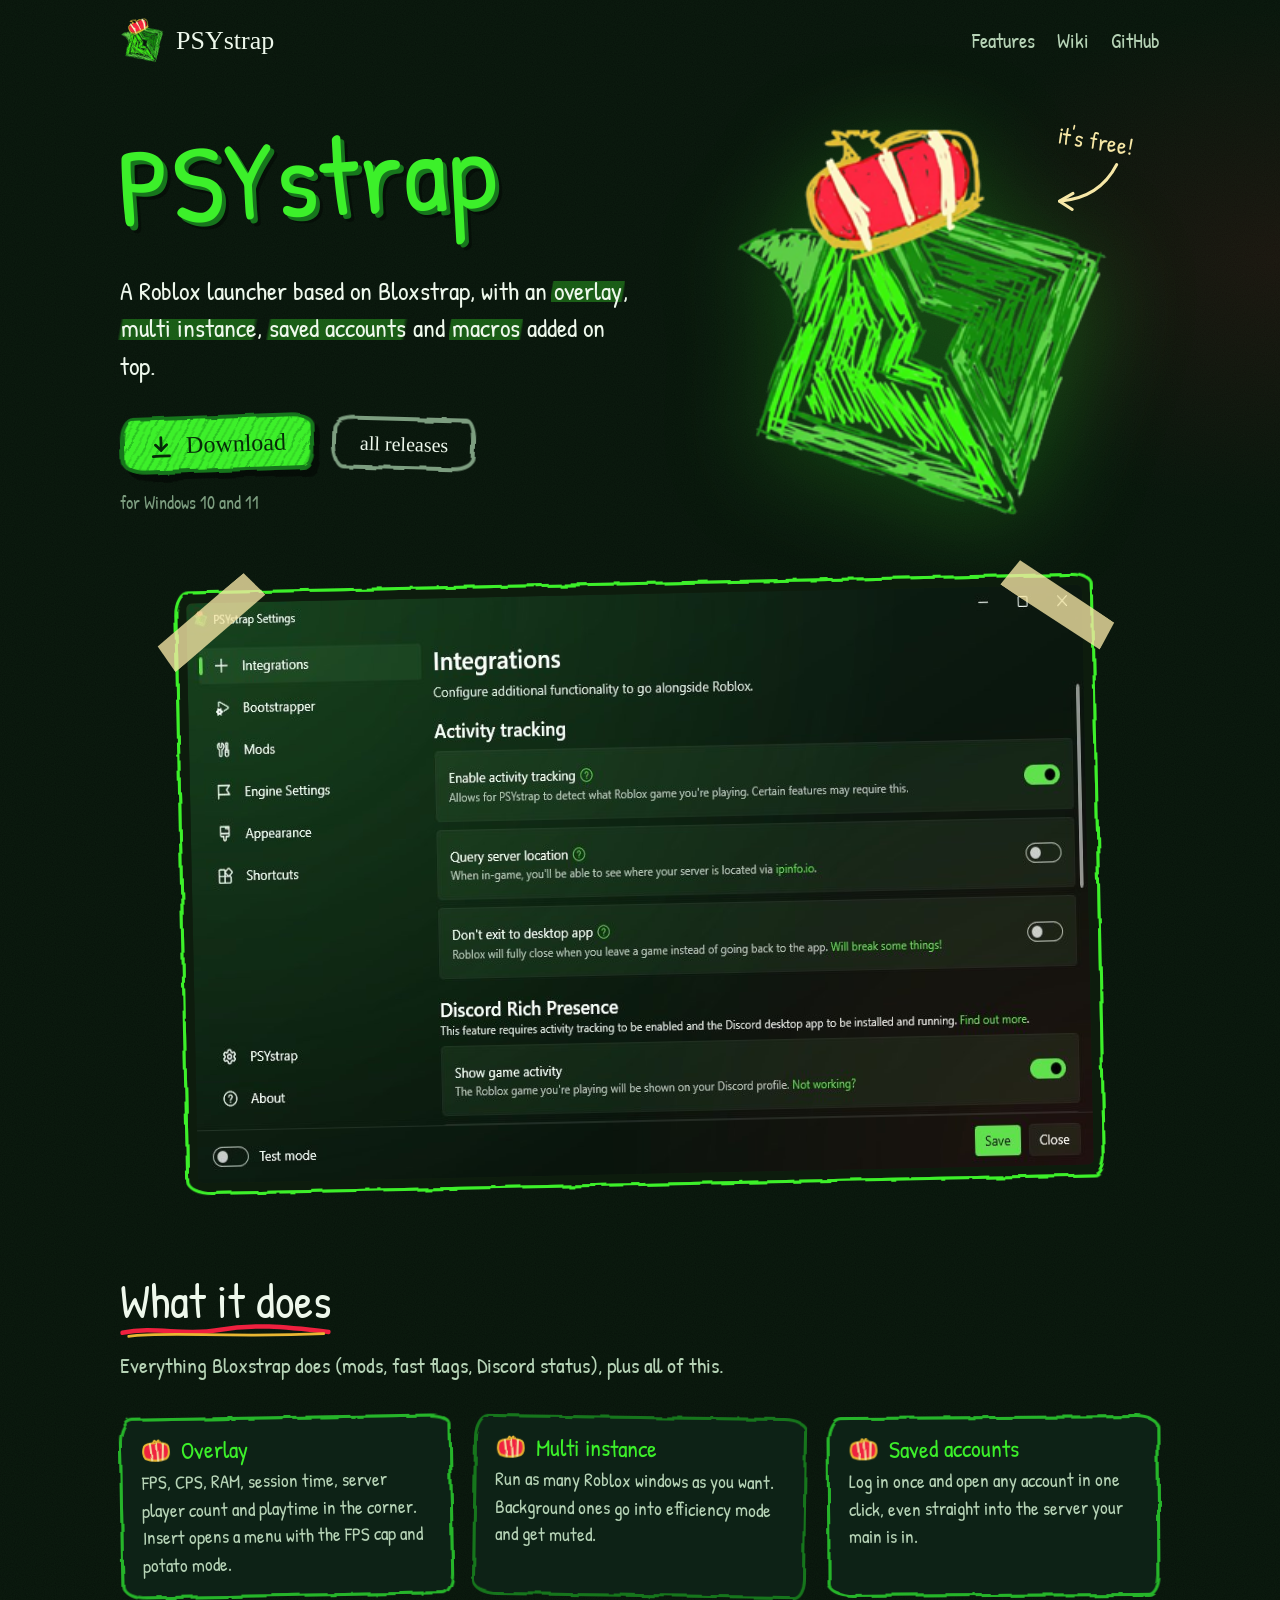
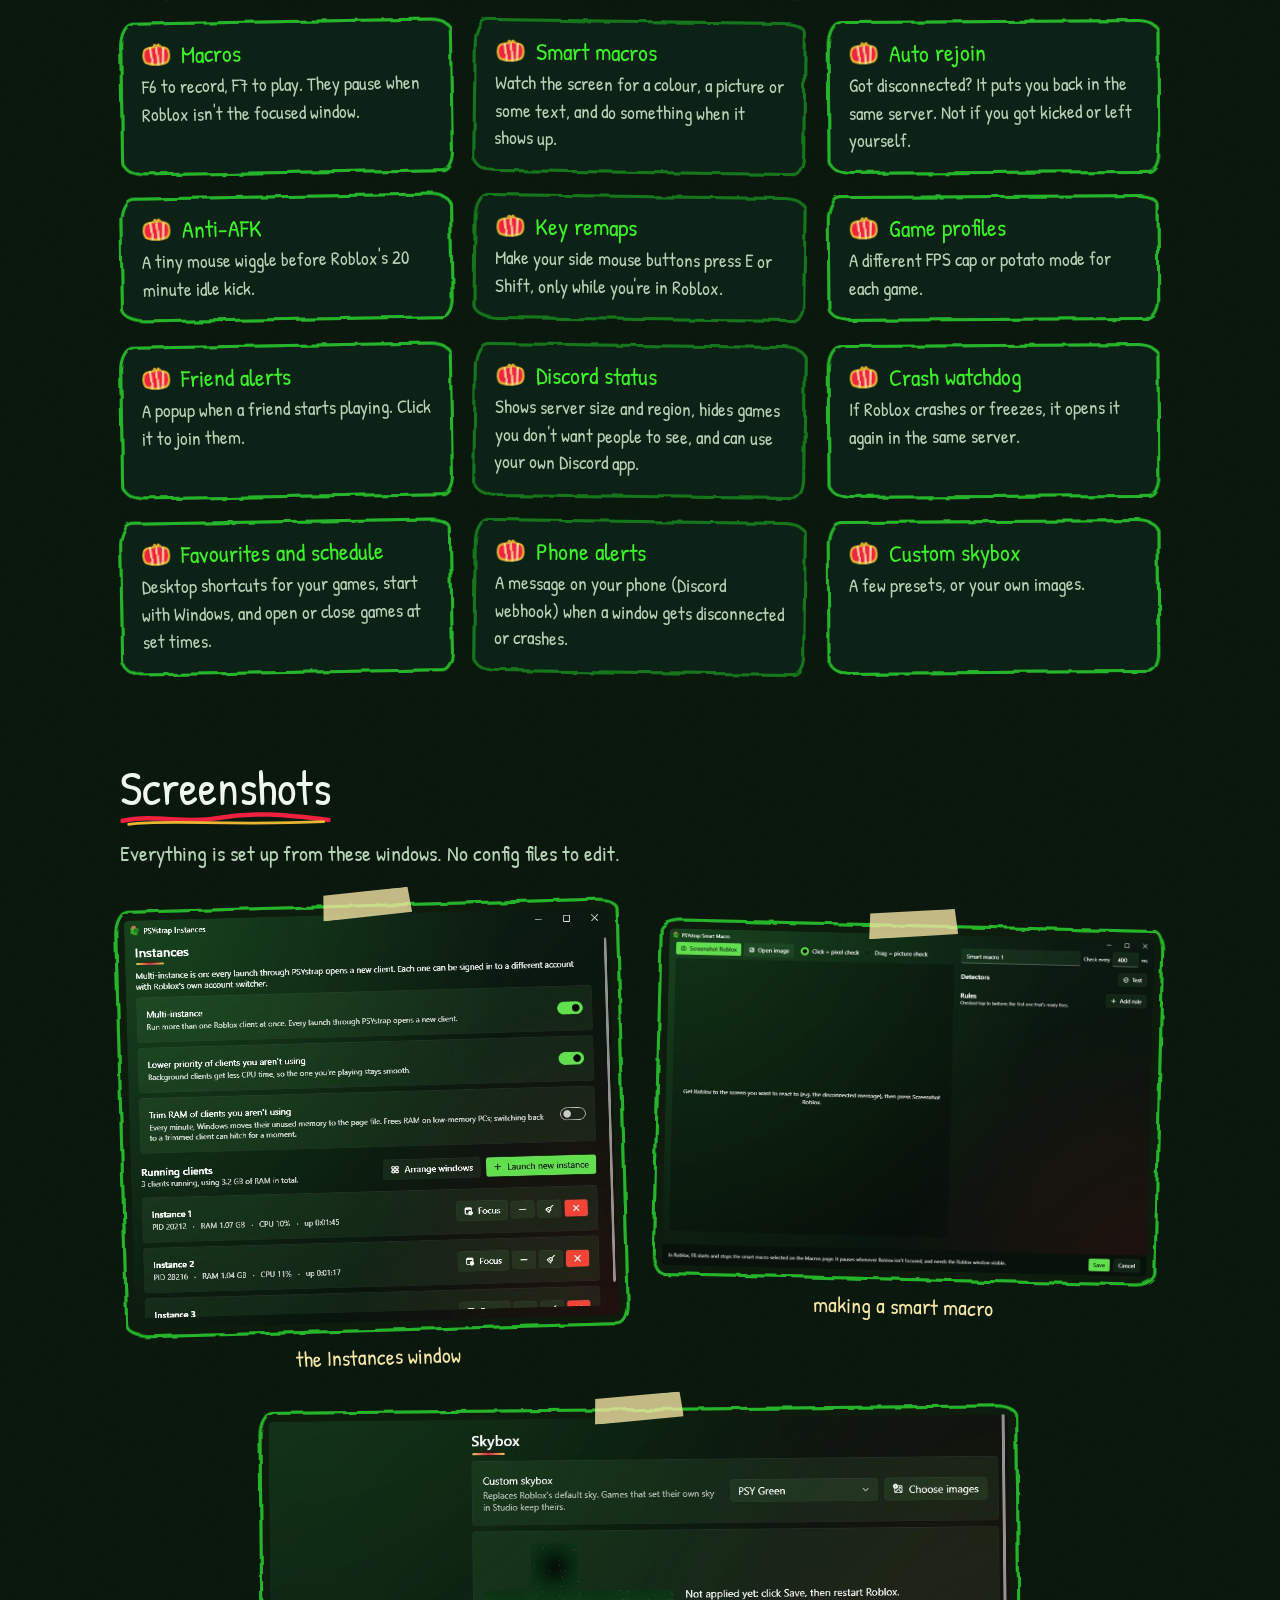
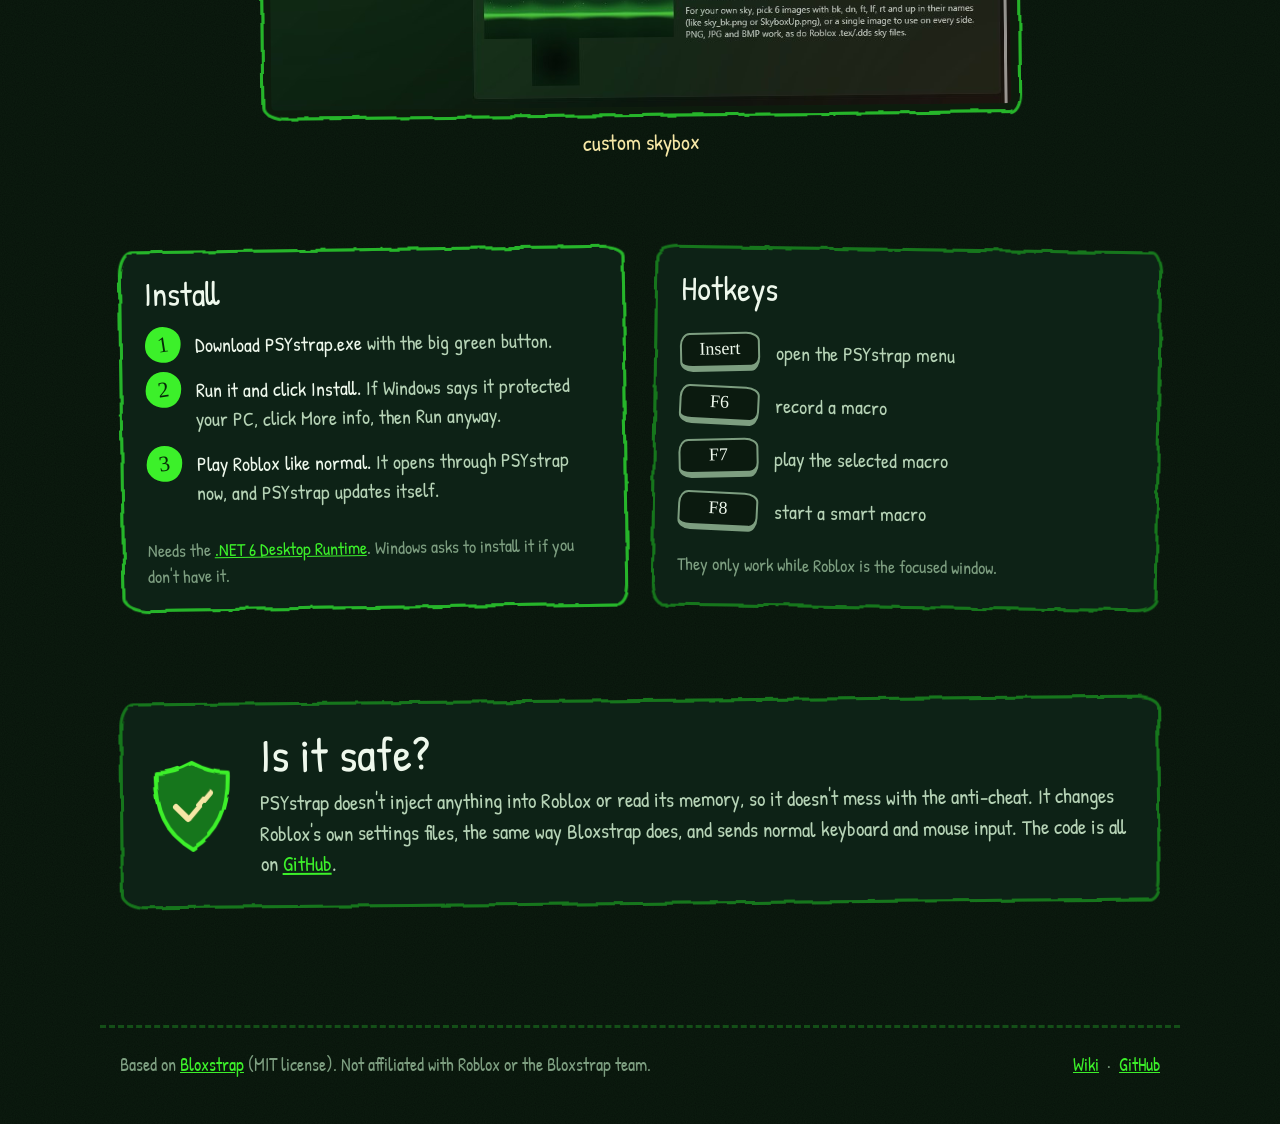
<file: site/index.html>
<!doctype html>
<html lang="en">
<head>
<meta charset="utf-8">
<meta name="viewport" content="width=device-width, initial-scale=1">
<title>PSYstrap</title>
<meta name="description" content="A Roblox launcher based on Bloxstrap, with an overlay, multi instance, saved accounts and macros added on top.">
<meta property="og:title" content="PSYstrap">
<meta property="og:description" content="A Roblox launcher based on Bloxstrap, with an overlay, multi instance, saved accounts and macros added on top.">
<meta property="og:image" content="assets/logo.png">
<meta name="theme-color" content="#07120a">
<link rel="icon" href="assets/favicon.ico">
<link rel="preconnect" href="https://fonts.googleapis.com">
<link rel="preconnect" href="https://fonts.gstatic.com" crossorigin>
<link href="https://fonts.googleapis.com/css2?family=Permanent+Marker&family=Patrick+Hand&display=swap" rel="stylesheet">
<style>
  /* colours picked off the logo */
  :root {
    --bg: #07120a;
    --bg-2: #0b1a0f;
    --paper: #0f2214;
    --g1: #3cf02a;   /* bright marker green */
    --g2: #27b52b;   /* middle green */
    --g3: #17761d;   /* dark green */
    --red: #f0203f;
    --gold: #e9b632;
    --cream: #f6e7a6;
    --ink: #eef8ec;
    --ink-2: #b6d3b6;
    --ink-3: #7d9e80;
    --wrap: 1080px;
  }

  * { box-sizing: border-box; }
  html { scroll-behavior: smooth; }
  body {
    margin: 0;
    color: var(--ink);
    font: 20px/1.45 "Patrick Hand", "Comic Sans MS", system-ui, sans-serif;
    background-color: var(--bg);
    background-image:
      radial-gradient(800px 480px at 12% -8%, rgba(60, 240, 42, .14), transparent 60%),
      radial-gradient(600px 420px at 100% 6%, rgba(240, 32, 63, .08), transparent 60%),
      url("data:image/svg+xml,%3Csvg xmlns='http://www.w3.org/2000/svg' width='160' height='160'%3E%3Cfilter id='n'%3E%3CfeTurbulence type='fractalNoise' baseFrequency='.9' numOctaves='2' stitchTiles='stitch'/%3E%3CfeColorMatrix values='0 0 0 0 .2  0 0 0 0 .9  0 0 0 0 .2  0 0 0 .05 0'/%3E%3C/filter%3E%3Crect width='160' height='160' filter='url(%23n)'/%3E%3C/svg%3E");
    -webkit-font-smoothing: antialiased;
    overflow-x: hidden;
  }
  img { max-width: 100%; display: block; }
  a { color: var(--g1); }
  h1, h2, h3 { font-family: "Permanent Marker", "Patrick Hand", cursive; font-weight: 400; line-height: 1.05; margin: 0; }

  .wrap { max-width: var(--wrap); margin: 0 auto; padding: 0 20px; position: relative; }

  /* ---------- the hand-drawn bits ---------- */

  /* a wobbly marker outline: put .sketch on anything, the outline is a pseudo element so the text stays sharp */
  .sketch { position: relative; isolation: isolate; }
  .sketch::before {
    content: ""; position: absolute; inset: 0; z-index: -1;
    background: var(--fill, var(--paper));
    border: 3px solid var(--line, var(--g2));
    border-radius: 14px 22px 12px 26px / 24px 12px 20px 14px;
    filter: url(#rough);
  }
  .sketch.alt::before { border-radius: 24px 10px 22px 12px / 12px 22px 14px 24px; filter: url(#rough2); }

  /* marker hatching, like the logo's fill */
  .hatch {
    background-image: repeating-linear-gradient(-58deg,
      var(--g1) 0 5px, #34d726 5px 7px, var(--g1) 7px 12px, #2cc523 12px 14px);
  }

  /* highlighter swipe behind a word */
  .hl {
    padding: 0 .12em; margin: 0 -.08em;
    background: linear-gradient(100deg, transparent 2%, rgba(60, 240, 42, .32) 4% 94%, transparent 97%) 0 62% / 100% 60% no-repeat;
  }

  /* scribbled underline under section titles */
  .scribble-under { display: inline-block; padding-bottom: 14px;
    background: url("data:image/svg+xml,%3Csvg xmlns='http://www.w3.org/2000/svg' viewBox='0 0 300 20' preserveAspectRatio='none'%3E%3Cpath d='M3 12 C 50 4, 90 16, 140 9 S 230 5, 297 11' fill='none' stroke='%23f0203f' stroke-width='5' stroke-linecap='round'/%3E%3Cpath d='M12 16 C 70 10, 150 18, 290 13' fill='none' stroke='%23e9b632' stroke-width='3' stroke-linecap='round'/%3E%3C/svg%3E") left bottom / 100% 18px no-repeat;
  }

  .crown { width: 30px; height: 24px; flex: none; }
  .doodle { position: absolute; pointer-events: none; }

  /* ---------- top bar ---------- */
  .top { display: flex; align-items: center; justify-content: space-between; padding: 18px 0; gap: 12px; }
  .brand { display: flex; align-items: center; gap: 10px; color: var(--ink); text-decoration: none; font: 26px "Permanent Marker", cursive; }
  .brand img { width: 46px; height: 46px; transform: rotate(-6deg); }
  .top nav { display: flex; gap: 22px; }
  .top nav a { color: var(--ink-2); text-decoration: none; font-size: 21px; }
  .top nav a:hover { color: var(--ink); text-decoration: underline wavy var(--red) 2px; text-underline-offset: 6px; }

  /* ---------- hero ---------- */
  .hero { display: grid; grid-template-columns: 1.1fr 1fr; gap: 40px; align-items: center; padding: 40px 0 30px; }
  .hero h1 {
    font-size: clamp(58px, 9.5vw, 112px); letter-spacing: 1px; color: var(--g1);
    text-shadow: 4px 4px 0 var(--g3), 7px 7px 0 rgba(0, 0, 0, .35);
    transform: rotate(-3deg); transform-origin: left bottom;
  }
  .hero .tag { font-size: 26px; color: var(--ink); max-width: 520px; margin: 26px 0 30px; }

  .buttons { display: flex; flex-wrap: wrap; gap: 18px; align-items: center; }
  .btn {
    --line: var(--g3);
    display: inline-flex; align-items: center; gap: 12px;
    padding: 16px 28px 14px; color: #062a08; text-decoration: none;
    font: 24px "Permanent Marker", cursive;
    transition: transform .15s ease;
  }
  .btn.sketch::before { border-width: 4px; }
  .btn-main { transform: rotate(-2deg); }
  .btn-main.sketch::before { background-image: repeating-linear-gradient(-58deg, var(--g1) 0 5px, #34d726 5px 7px, var(--g1) 7px 12px, #2cc523 12px 14px); box-shadow: 6px 7px 0 rgba(0, 0, 0, .45); }
  .btn-main:hover { transform: rotate(1deg) scale(1.04); }
  .btn-main:hover::before { animation: boil .36s steps(1) infinite; }
  .btn svg { width: 26px; height: 26px; }
  .btn-ghost { --fill: transparent; --line: var(--ink-3); color: var(--ink); font-size: 20px; transform: rotate(1.5deg); }
  .btn-ghost:hover { --line: var(--ink); transform: rotate(-1deg); }

  .release { margin-top: 18px; font-size: 18px; color: var(--ink-3); min-height: 26px; }

  .hero-art { position: relative; justify-self: center; }
  .hero-art img { width: min(400px, 74vw); filter: drop-shadow(0 18px 50px rgba(60, 240, 42, .3)); animation: bob 5s ease-in-out infinite; }
  .note-free { right: -6px; top: 6px; transform: rotate(10deg); color: var(--cream); font-size: 24px; text-align: center; line-height: 1; }
  .note-free svg { display: block; margin: 4px auto 0; }

  @keyframes bob { 0%, 100% { transform: rotate(-2deg) translateY(0); } 50% { transform: rotate(2deg) translateY(-10px); } }
  @keyframes boil { 0% { filter: url(#rough); } 33% { filter: url(#rough2); } 66% { filter: url(#rough3); } }

  /* ---------- screenshot pinned with tape ---------- */
  .pinned { position: relative; margin: 30px auto 90px; max-width: 920px; transform: rotate(-1.2deg); }
  .pinned .frame { --fill: var(--bg-2); --line: var(--g1); padding: 12px; }
  .pinned .frame img { border-radius: 6px; }
  .tape {
    position: absolute; width: 120px; height: 34px; z-index: 2;
    background: rgba(246, 231, 166, .78); box-shadow: 0 2px 6px rgba(0, 0, 0, .3);
    clip-path: polygon(3% 8%, 97% 0, 100% 90%, 1% 100%);
  }
  .tape.l { left: -24px; top: 14px; transform: rotate(-38deg); }
  .tape.r { right: -24px; top: 14px; transform: rotate(36deg); }

  /* ---------- sections ---------- */
  section { padding: 0 0 90px; }
  section > h2, .h2 { font-size: clamp(36px, 5vw, 48px); color: var(--ink); }
  section > p.sub { color: var(--ink-2); margin: 10px 0 34px; font-size: 22px; }

  .grid { display: grid; grid-template-columns: repeat(3, 1fr); gap: 22px 20px; }
  .card { padding: 20px 22px 20px; }
  .card:nth-child(3n+1) { transform: rotate(-1deg); }
  .card:nth-child(3n+2) { transform: rotate(.8deg); --line: var(--g3); }
  .card:nth-child(3n) { transform: rotate(-.4deg); }
  .card:nth-child(4n+1)::before { filter: url(#rough2); }
  .card:nth-child(4n+3)::before { filter: url(#rough3); }
  .card h3 { font-size: 24px; display: flex; align-items: center; gap: 10px; margin-bottom: 6px; color: var(--g1); }
  .card p { margin: 0; color: var(--ink-2); font-size: 19px; }
  .card:hover { transform: rotate(0) translateY(-3px); }
  .card { transition: transform .15s ease; }

  .gallery { display: grid; grid-template-columns: 1fr 1fr; gap: 34px 30px; align-items: start; }
  .gallery figure { margin: 0; position: relative; }
  .gallery figure:nth-child(1) { transform: rotate(-1.6deg); }
  .gallery figure:nth-child(2) { transform: rotate(1.4deg); margin-top: 20px; }
  .gallery figure:nth-child(3) { transform: rotate(-.6deg); grid-column: 1 / -1; max-width: 760px; justify-self: center; }
  .gallery .frame { --fill: var(--bg-2); --line: var(--g2); padding: 10px; }
  .gallery .frame img { border-radius: 5px; width: 100%; height: auto; }
  .gallery figcaption { text-align: center; color: var(--cream); font-size: 22px; margin-top: 10px; }
  .gallery .tape { width: 90px; height: 28px; left: 50%; top: -14px; transform: translateX(-50%) rotate(-3deg); }

  .two { display: grid; grid-template-columns: 1fr 1fr; gap: 26px; }
  .two > .sketch { padding: 26px 26px 22px; }
  .two > .sketch:first-child { transform: rotate(-.8deg); }
  .two > .sketch:last-child { transform: rotate(.8deg); --line: var(--g3); }
  .two h2 { font-size: 34px; margin-bottom: 18px; }

  ol.steps { margin: 0; padding: 0; list-style: none; counter-reset: s; }
  ol.steps li { counter-increment: s; position: relative; padding: 0 0 16px 50px; color: var(--ink-2); }
  ol.steps li::before {
    content: counter(s); position: absolute; left: 0; top: -4px; width: 36px; height: 36px;
    display: grid; place-items: center; font: 22px "Permanent Marker", cursive; color: #062a08;
    background: var(--g1); border-radius: 48% 52% 45% 55% / 55% 45% 55% 45%; transform: rotate(-8deg);
  }
  ol.steps li b { color: var(--ink); font-weight: 400; }

  .keys { list-style: none; margin: 0; padding: 0; }
  .keys li { display: flex; align-items: center; gap: 16px; padding: 7px 0; color: var(--ink-2); }
  kbd {
    min-width: 80px; text-align: center; padding: 4px 10px 6px;
    font: 18px "Permanent Marker", cursive; color: var(--ink);
    background: var(--bg-2); border: 2.5px solid var(--ink-3); border-bottom-width: 6px;
    border-radius: 10px 14px 9px 13px / 13px 9px 14px 10px; transform: rotate(-2deg);
  }
  .keys li:nth-child(even) kbd { transform: rotate(2deg); }

  .note { color: var(--ink-3); font-size: 18px; margin: 14px 0 0; }

  .safe { display: grid; grid-template-columns: auto 1fr; gap: 26px; align-items: center; padding: 28px 30px; --line: var(--g3); transform: rotate(-.5deg); }
  .safe p { margin: 8px 0 0; color: var(--ink-2); font-size: 21px; }
  .shield { width: 84px; height: 96px; }

  footer { padding: 30px 0 46px; color: var(--ink-3); font-size: 18px; }
  footer .wrap { display: flex; flex-wrap: wrap; gap: 8px 24px; justify-content: space-between; border-top: 3px dashed rgba(39, 181, 43, .35); padding-top: 24px; }

  @media (prefers-reduced-motion: reduce) {
    .hero-art img { animation: none; }
    .btn-main:hover::before { animation: none; }
    * { transition: none !important; }
  }

  @media (max-width: 860px) {
    .hero { grid-template-columns: 1fr; gap: 10px; padding-top: 18px; }
    .hero-art { order: -1; justify-self: start; }
    .hero-art img { width: 170px; }
    .note-free { display: none; }
    .grid { grid-template-columns: 1fr 1fr; }
    .two { grid-template-columns: 1fr; }
  }
  @media (max-width: 560px) {
    body { font-size: 19px; }
    .wrap { padding: 0 16px; }
    .top nav { gap: 14px; }
    .top nav a { font-size: 19px; }
    .brand { font-size: 22px; }
    .brand img { width: 38px; height: 38px; }
    .hero .tag { font-size: 22px; }
    .grid, .gallery { grid-template-columns: 1fr; }
    .gallery figure:nth-child(2) { margin-top: 0; }
    .btn { width: 100%; justify-content: center; }
    .pinned { margin-bottom: 64px; }
    .tape.l, .tape.r { width: 80px; height: 26px; left: -12px; }
    .tape.r { left: auto; right: -12px; }
    section { padding-bottom: 64px; }
    .safe { grid-template-columns: 1fr; padding: 22px; }
    .shield { width: 60px; height: 70px; }
  }
</style>
</head>
<body>

<!-- the wobble filters and the crown doodle -->
<svg width="0" height="0" style="position:absolute" aria-hidden="true">
  <defs>
    <filter id="rough"><feTurbulence type="fractalNoise" baseFrequency=".035" numOctaves="2" seed="2"/><feDisplacementMap in="SourceGraphic" scale="6"/></filter>
    <filter id="rough2"><feTurbulence type="fractalNoise" baseFrequency=".04" numOctaves="2" seed="7"/><feDisplacementMap in="SourceGraphic" scale="6"/></filter>
    <filter id="rough3"><feTurbulence type="fractalNoise" baseFrequency=".03" numOctaves="2" seed="13"/><feDisplacementMap in="SourceGraphic" scale="7"/></filter>
    <symbol id="crown-doodle" viewBox="0 0 60 46">
      <g filter="url(#rough)">
        <path d="M6 14 C 10 5, 50 3, 54 13 C 57 24, 55 34, 50 38 C 38 43, 20 43, 9 38 C 4 33, 3 22, 6 14 Z" fill="#f0203f" stroke="#e9b632" stroke-width="4" stroke-linejoin="round"/>
        <path d="M18 9 L 22 41 M 32 7 L 34 42 M 44 9 L 43 40" stroke="#f6e7a6" stroke-width="4" stroke-linecap="round" opacity=".9"/>
        <path d="M24 6 L 27 1 L 31 5 L 35 0 L 37 6" fill="none" stroke="#e9b632" stroke-width="3" stroke-linecap="round" stroke-linejoin="round"/>
      </g>
    </symbol>
  </defs>
</svg>

<div class="wrap">
  <header class="top">
    <a class="brand" href="#"><img src="assets/logo.png" alt="">PSYstrap</a>
    <nav>
      <a href="#features">Features</a>
      <a href="wiki/">Wiki</a>
      <a href="https://github.com/PSYGATOR/PSYSTRAP">GitHub</a>
    </nav>
  </header>

  <div class="hero">
    <div>
      <h1>PSYstrap</h1>
      <p class="tag">A Roblox launcher based on Bloxstrap, with an <span class="hl">overlay</span>, <span class="hl">multi instance</span>, <span class="hl">saved accounts</span> and <span class="hl">macros</span> added on top.</p>
      <div class="buttons">
        <a class="btn btn-main sketch" id="download" href="https://github.com/PSYGATOR/PSYSTRAP/releases/latest/download/PSYstrap.exe">
          <svg viewBox="0 0 24 24" fill="none" stroke="currentColor" stroke-width="2.6" stroke-linecap="round" stroke-linejoin="round"><path d="M12 3.5c.2 4 0 7.5-.1 11.5"/><path d="M6.8 10.2c1.8 1.6 3.4 3.3 5.1 5 1.7-1.8 3.3-3.4 5.3-5.1"/><path d="M4.5 20.6c4.9-.3 10-.2 15-.1"/></svg>
          Download
        </a>
        <a class="btn btn-ghost sketch alt" href="https://github.com/PSYGATOR/PSYSTRAP/releases">all releases</a>
      </div>
      <div class="release" id="release">for Windows 10 and 11</div>
    </div>

    <div class="hero-art">
      <img src="assets/logo.png" alt="PSYstrap logo">
      <div class="doodle note-free">
        it's free!
        <svg width="70" height="60" viewBox="0 0 70 60" fill="none" stroke="#f6e7a6" stroke-width="3" stroke-linecap="round"><path d="M60 4 C 52 30, 34 44, 10 50"/><path d="M10 50 L 22 40 M 10 50 L 24 56"/></svg>
      </div>
    </div>
  </div>

  <div class="pinned">
    <span class="tape l"></span><span class="tape r"></span>
    <div class="frame sketch"><img src="assets/settings.jpg" alt="PSYstrap settings" width="1000" height="580"></div>
  </div>

  <section id="features">
    <h2><span class="scribble-under">What it does</span></h2>
    <p class="sub">Everything Bloxstrap does (mods, fast flags, Discord status), plus all of this.</p>
    <div class="grid">
      <div class="card sketch"><h3><svg class="crown"><use href="#crown-doodle"/></svg>Overlay</h3><p>FPS, CPS, RAM, session time, server player count and playtime in the corner. Insert opens a menu with the FPS cap and potato mode.</p></div>
      <div class="card sketch"><h3><svg class="crown"><use href="#crown-doodle"/></svg>Multi instance</h3><p>Run as many Roblox windows as you want. Background ones go into efficiency mode and get muted.</p></div>
      <div class="card sketch"><h3><svg class="crown"><use href="#crown-doodle"/></svg>Saved accounts</h3><p>Log in once and open any account in one click, even straight into the server your main is in.</p></div>
      <div class="card sketch"><h3><svg class="crown"><use href="#crown-doodle"/></svg>Macros</h3><p>F6 to record, F7 to play. They pause when Roblox isn't the focused window.</p></div>
      <div class="card sketch"><h3><svg class="crown"><use href="#crown-doodle"/></svg>Smart macros</h3><p>Watch the screen for a colour, a picture or some text, and do something when it shows up.</p></div>
      <div class="card sketch"><h3><svg class="crown"><use href="#crown-doodle"/></svg>Auto rejoin</h3><p>Got disconnected? It puts you back in the same server. Not if you got kicked or left yourself.</p></div>
      <div class="card sketch"><h3><svg class="crown"><use href="#crown-doodle"/></svg>Anti-AFK</h3><p>A tiny mouse wiggle before Roblox's 20 minute idle kick.</p></div>
      <div class="card sketch"><h3><svg class="crown"><use href="#crown-doodle"/></svg>Key remaps</h3><p>Make your side mouse buttons press E or Shift, only while you're in Roblox.</p></div>
      <div class="card sketch"><h3><svg class="crown"><use href="#crown-doodle"/></svg>Game profiles</h3><p>A different FPS cap or potato mode for each game.</p></div>
      <div class="card sketch"><h3><svg class="crown"><use href="#crown-doodle"/></svg>Friend alerts</h3><p>A popup when a friend starts playing. Click it to join them.</p></div>
      <div class="card sketch"><h3><svg class="crown"><use href="#crown-doodle"/></svg>Discord status</h3><p>Shows server size and region, hides games you don't want people to see, and can use your own Discord app.</p></div>
      <div class="card sketch"><h3><svg class="crown"><use href="#crown-doodle"/></svg>Crash watchdog</h3><p>If Roblox crashes or freezes, it opens it again in the same server.</p></div>
      <div class="card sketch"><h3><svg class="crown"><use href="#crown-doodle"/></svg>Favourites and schedule</h3><p>Desktop shortcuts for your games, start with Windows, and open or close games at set times.</p></div>
      <div class="card sketch"><h3><svg class="crown"><use href="#crown-doodle"/></svg>Phone alerts</h3><p>A message on your phone (Discord webhook) when a window gets disconnected or crashes.</p></div>
      <div class="card sketch"><h3><svg class="crown"><use href="#crown-doodle"/></svg>Custom skybox</h3><p>A few presets, or your own images.</p></div>
    </div>
  </section>

  <section>
    <h2><span class="scribble-under">Screenshots</span></h2>
    <p class="sub">Everything is set up from these windows. No config files to edit.</p>
    <div class="gallery">
      <figure><span class="tape"></span><div class="frame sketch"><img src="assets/instances.jpg" alt="Instances window" loading="lazy" width="760" height="640"></div><figcaption>the Instances window</figcaption></figure>
      <figure><span class="tape"></span><div class="frame sketch alt"><img src="assets/smart-macro-editor.jpg" alt="Smart macro editor" loading="lazy" width="1000" height="695"></div><figcaption>making a smart macro</figcaption></figure>
      <figure><span class="tape"></span><div class="frame sketch"><img src="assets/skybox.jpg" alt="Skybox settings" loading="lazy" width="1000" height="390"></div><figcaption>custom skybox</figcaption></figure>
    </div>
  </section>

  <section id="install">
    <div class="two">
      <div class="sketch">
        <h2>Install</h2>
        <ol class="steps">
          <li><b>Download PSYstrap.exe</b> with the big green button.</li>
          <li><b>Run it and click Install.</b> If Windows says it protected your PC, click More info, then Run anyway.</li>
          <li><b>Play Roblox like normal.</b> It opens through PSYstrap now, and PSYstrap updates itself.</li>
        </ol>
        <p class="note">Needs the <a href="https://dotnet.microsoft.com/download/dotnet/6.0">.NET 6 Desktop Runtime</a>. Windows asks to install it if you don't have it.</p>
      </div>
      <div class="sketch alt">
        <h2>Hotkeys</h2>
        <ul class="keys">
          <li><kbd>Insert</kbd>open the PSYstrap menu</li>
          <li><kbd>F6</kbd>record a macro</li>
          <li><kbd>F7</kbd>play the selected macro</li>
          <li><kbd>F8</kbd>start a smart macro</li>
        </ul>
        <p class="note">They only work while Roblox is the focused window.</p>
      </div>
    </div>
  </section>

  <section>
    <div class="safe sketch">
      <svg class="shield" viewBox="0 0 84 96" aria-hidden="true">
        <g filter="url(#rough2)">
          <path d="M42 5 C 56 13, 68 15, 78 15 C 79 52, 68 76, 42 91 C 16 76, 5 52, 6 15 C 17 15, 29 12, 42 5 Z" fill="#17761d" stroke="#3cf02a" stroke-width="4" stroke-linejoin="round"/>
          <path d="M26 49 L 38 61 L 60 35" fill="none" stroke="#f6e7a6" stroke-width="6" stroke-linecap="round" stroke-linejoin="round"/>
        </g>
      </svg>
      <div>
        <h2 class="h2">Is it safe?</h2>
        <p>PSYstrap doesn't inject anything into Roblox or read its memory, so it doesn't mess with the anti-cheat. It changes Roblox's own settings files, the same way Bloxstrap does, and sends normal keyboard and mouse input. The code is all on <a href="https://github.com/PSYGATOR/PSYSTRAP">GitHub</a>.</p>
      </div>
    </div>
  </section>
</div>

<footer>
  <div class="wrap">
    <span>Based on <a href="https://github.com/bloxstraplabs/bloxstrap">Bloxstrap</a> (MIT license). Not affiliated with Roblox or the Bloxstrap team.</span>
    <span><a href="wiki/">Wiki</a> &nbsp;·&nbsp; <a href="https://github.com/PSYGATOR/PSYSTRAP">GitHub</a></span>
  </div>
</footer>

<script>
  // fills in the version under the download button; the button works without it
  fetch("https://api.github.com/repos/PSYGATOR/PSYSTRAP/releases/latest")
    .then(function (r) { return r.ok ? r.json() : null; })
    .then(function (release) {
      if (!release || !release.tag_name) return;
      var exe = (release.assets || []).filter(function (a) { return /\.exe$/i.test(a.name); })[0];
      var parts = [release.tag_name];
      if (exe) parts.push((exe.size / 1048576).toFixed(1) + " MB");
      if (release.published_at) parts.push(new Date(release.published_at).toLocaleDateString(undefined, { day: "numeric", month: "short", year: "numeric" }));
      parts.push("Windows 10 and 11");
      document.getElementById("release").textContent = parts.join("  ·  ");
      if (exe) document.getElementById("download").href = exe.browser_download_url;
    })
    .catch(function () {});
</script>
</body>
</html>
</file>
